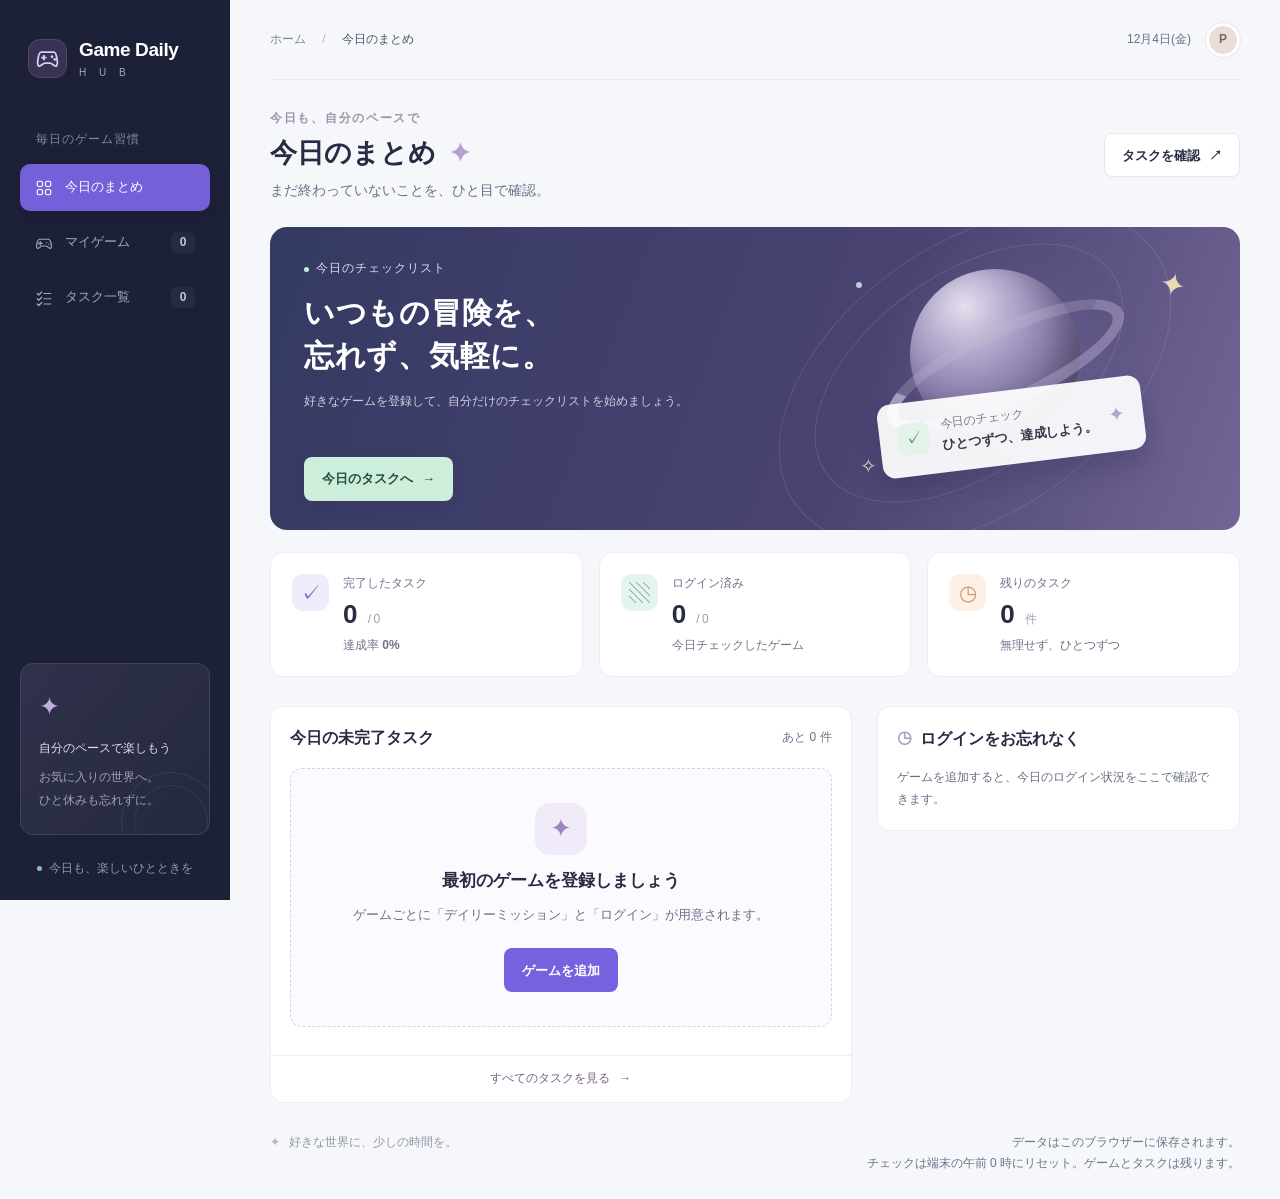
<file: index.html>
<!DOCTYPE html>
<html lang="ja">
<head>
  <meta charset="UTF-8">
  <meta name="viewport" content="width=device-width, initial-scale=1.0">
  <meta name="description" content="毎日のゲームのログインとタスクを、まとめてチェック。">
  <meta name="theme-color" content="#1c2036">
  <title>今日のまとめ · Game Daily Hub</title>
  <link rel="icon" href="assets/favicon.svg" type="image/svg+xml">
  <link rel="stylesheet" href="styles.css">
  <script src="store.js" defer></script>
  <script src="app.js" defer></script>
</head>
<body data-page="dashboard">
  <a class="skip-link" href="#main">メインコンテンツへ移動</a>
  <div class="app-shell">
    <aside class="sidebar" aria-label="メインナビゲーション">
      <a class="brand" href="index.html" aria-label="Game Daily Hub ホーム">
        <span class="brand-mark" aria-hidden="true"><svg viewBox="0 0 32 32" fill="none"><path d="M9 9h14c3 0 5 13 3 15-2 2-5-3-7-3h-6c-2 0-5 5-7 3S6 9 9 9Z" stroke="currentColor" stroke-width="2"/><path d="M12 12v6m-3-3h6" stroke="currentColor" stroke-width="2"/><circle cx="21" cy="14" r="1.5" fill="currentColor"/><circle cx="24" cy="17" r="1.5" fill="currentColor"/></svg></span>
        <span>Game Daily<span class="brand-sub">H U B</span></span>
      </a>
      <p class="nav-label">毎日のゲーム習慣</p>
      <nav class="main-nav" aria-label="ページ">
        <a class="nav-link active" aria-current="page" href="index.html"><svg viewBox="0 0 24 24" aria-hidden="true"><rect x="3" y="3" width="7" height="7" rx="2"/><rect x="14" y="3" width="7" height="7" rx="2"/><rect x="3" y="14" width="7" height="7" rx="2"/><rect x="14" y="14" width="7" height="7" rx="2"/></svg><span>今日のまとめ</span></a>
        <a class="nav-link" href="games.html"><svg viewBox="0 0 24 24" aria-hidden="true"><path d="M6 7h12c3 0 5 11 3 12s-5-3-6-3H9c-1 0-4 4-6 3S3 7 6 7Z"/><path d="M7 10v5m-2.5-2.5h5m6-1h.01m3 2h.01"/></svg><span>マイゲーム</span><span class="nav-count" data-game-count>0</span></a>
        <a class="nav-link" href="tasks.html"><svg viewBox="0 0 24 24" aria-hidden="true"><path d="m3 6 2 2 4-4m3 2h9M3 13l2 2 4-4m3 2h9M3 20l2 2 4-4m3 2h9"/></svg><span>タスク一覧</span><span class="nav-count" data-pending-count>0</span></a>
      </nav>
      <div class="sidebar-bottom">
        <div class="sidebar-message"><span class="sparkle" aria-hidden="true">✦</span><strong>自分のペースで楽しもう</strong><p>お気に入りの世界へ。<br>ひと休みも忘れずに。</p><span class="message-line" aria-hidden="true"></span></div>
        <div class="sidebar-status"><span aria-hidden="true"></span> 今日も、楽しいひとときを</div>
      </div>
    </aside>
    <main class="main-content" id="main">
      <header class="page-top"><p class="breadcrumb">ホーム <span>/</span> <strong>今日のまとめ</strong></p><div class="profile"><span id="current-date">今日</span><span class="avatar" aria-hidden="true">P</span></div></header>
      <div id="app-message" class="app-message" role="status" aria-live="polite"></div>
      <div id="storage-error" class="storage-error" role="alert" hidden></div>
      <noscript><p class="notice">ゲームの追加やタスクの記録には JavaScript が必要です。ブラウザーの設定で有効にしてください。</p></noscript>

      <div class="page-header"><div><p class="eyebrow">今日も、自分のペースで</p><h1>今日のまとめ <span class="heading-star" aria-hidden="true">✦</span></h1><p class="page-description">まだ終わっていないことを、ひと目で確認。</p></div><a class="button button-light" href="tasks.html">タスクを確認 <span aria-hidden="true">↗</span></a></div>
      <section class="hero" aria-labelledby="hero-title">
        <div class="hero-copy"><span class="hero-tag"><span aria-hidden="true"></span> 今日のチェックリスト</span><h2 id="hero-title">いつもの冒険を、<br>忘れず、気軽に。</h2><p id="hero-summary">ゲームを追加して、毎日のチェックを始めましょう。</p><a class="button button-mint" href="tasks.html">今日のタスクへ <span aria-hidden="true">→</span></a></div>
        <div class="hero-visual" aria-hidden="true"><div class="orbit orbit-one"></div><div class="orbit orbit-two"></div><span class="float-star star-one">✦</span><span class="float-star star-two">✧</span><span class="hero-dot"></span><div class="hero-planet"></div><div class="quest-ticket"><span class="ticket-check">✓</span><span>今日のチェック<strong>ひとつずつ、達成しよう。</strong></span><span class="ticket-star">✦</span></div></div>
      </section>
      <section class="stats-grid summary-grid" aria-label="今日の進捗">
        <article class="stat-card"><span class="stat-icon lavender" aria-hidden="true">✓</span><div><p>完了したタスク</p><div class="stat-value"><strong id="completed-count">0</strong> <span>/ <span id="task-count">0</span></span></div><span class="stat-note">達成率 <strong id="completion-rate">0%</strong></span></div></article>
        <article class="stat-card"><span class="stat-icon mint" aria-hidden="true">▧</span><div><p>ログイン済み</p><div class="stat-value"><strong id="logged-count">0</strong> <span>/ <span id="game-count">0</span></span></div><span class="stat-note">今日チェックしたゲーム</span></div></article>
        <article class="stat-card"><span class="stat-icon peach" aria-hidden="true">◷</span><div><p>残りのタスク</p><div class="stat-value"><strong id="remaining-count">0</strong> <span>件</span></div><span class="stat-note">無理せず、ひとつずつ</span></div></article>
      </section>
      <div class="dashboard-grid">
        <section class="panel quick-tasks" aria-labelledby="pending-heading">
          <div class="panel-heading"><h2 id="pending-heading">今日の未完了タスク</h2><span class="muted small-text">あと <span data-pending-count>0</span> 件</span></div>
          <div class="task-list" id="dashboard-tasks"></div>
          <a class="all-tasks-link" href="tasks.html">すべてのタスクを見る <span aria-hidden="true">→</span></a>
        </section>
        <aside class="panel reminder-panel" aria-labelledby="reminders-heading">
          <div class="panel-heading"><h2 id="reminders-heading"><span class="tiny-icon" aria-hidden="true">◷</span> ログインをお忘れなく</h2></div>
          <div id="login-reminders"></div>
        </aside>
      </div>
      <footer class="site-footer"><p><span aria-hidden="true">✦</span> 好きな世界に、少しの時間を。</p><p>データはこのブラウザーに保存されます。<br>チェックは端末の午前 0 時にリセット。ゲームとタスクは残ります。</p></footer>
    </main>
  </div>
</body>
</html>
</file>
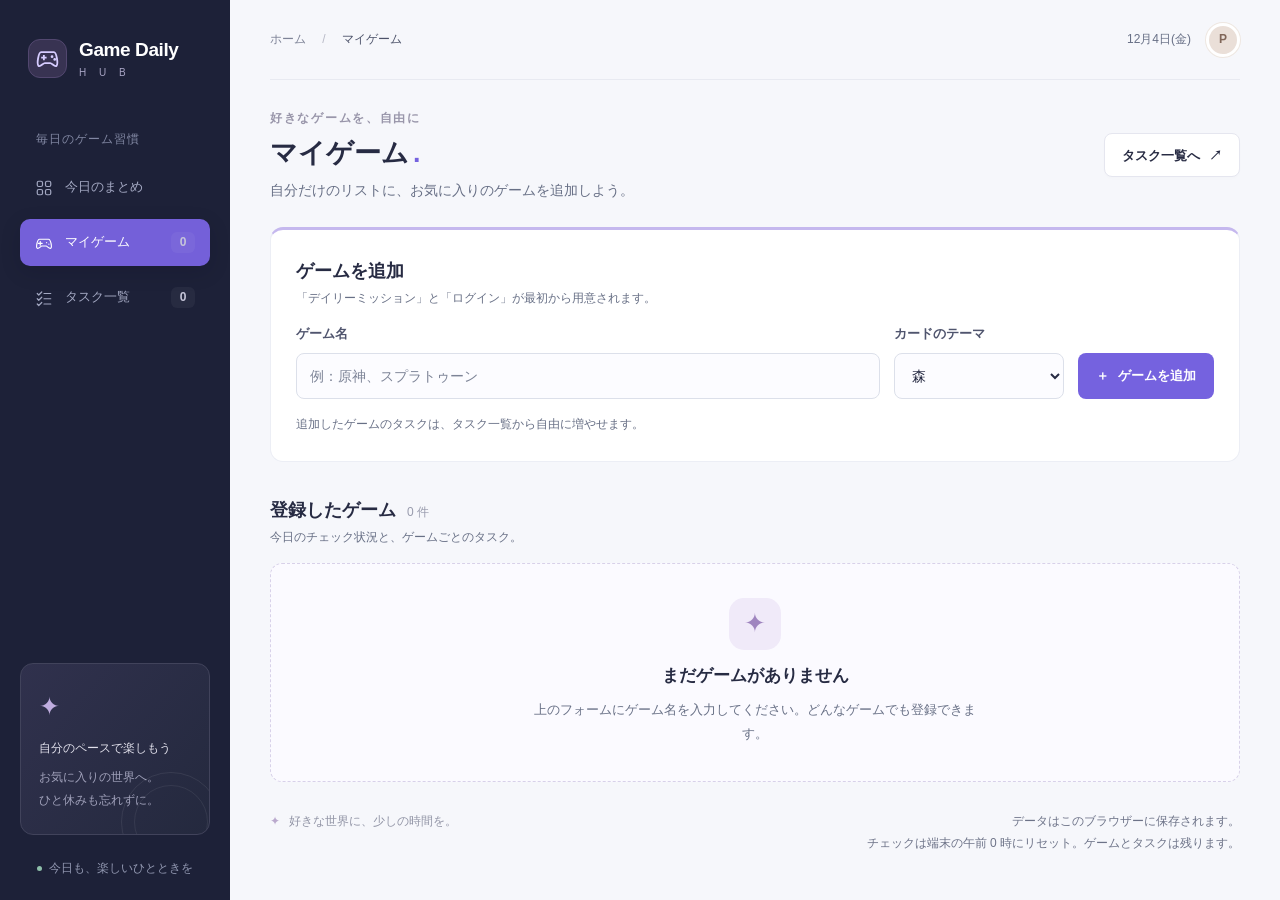
<file: games.html>
<!DOCTYPE html>
<html lang="ja">
<head>
  <meta charset="UTF-8">
  <meta name="viewport" content="width=device-width, initial-scale=1.0">
  <meta name="description" content="好きなゲームを追加して、自分だけの毎日のチェックリストを作ろう。">
  <meta name="theme-color" content="#1c2036">
  <title>マイゲーム · Game Daily Hub</title>
  <link rel="icon" href="assets/favicon.svg" type="image/svg+xml">
  <link rel="stylesheet" href="styles.css">
  <script src="store.js" defer></script>
  <script src="app.js" defer></script>
</head>
<body data-page="games">
  <a class="skip-link" href="#main">メインコンテンツへ移動</a>
  <div class="app-shell">
    <aside class="sidebar" aria-label="メインナビゲーション">
      <a class="brand" href="index.html" aria-label="Game Daily Hub ホーム">
        <span class="brand-mark" aria-hidden="true"><svg viewBox="0 0 32 32" fill="none"><path d="M9 9h14c3 0 5 13 3 15-2 2-5-3-7-3h-6c-2 0-5 5-7 3S6 9 9 9Z" stroke="currentColor" stroke-width="2"/><path d="M12 12v6m-3-3h6" stroke="currentColor" stroke-width="2"/><circle cx="21" cy="14" r="1.5" fill="currentColor"/><circle cx="24" cy="17" r="1.5" fill="currentColor"/></svg></span>
        <span>Game Daily<span class="brand-sub">H U B</span></span>
      </a>
      <p class="nav-label">毎日のゲーム習慣</p>
      <nav class="main-nav" aria-label="ページ">
        <a class="nav-link" href="index.html"><svg viewBox="0 0 24 24" aria-hidden="true"><rect x="3" y="3" width="7" height="7" rx="2"/><rect x="14" y="3" width="7" height="7" rx="2"/><rect x="3" y="14" width="7" height="7" rx="2"/><rect x="14" y="14" width="7" height="7" rx="2"/></svg><span>今日のまとめ</span></a>
        <a class="nav-link active" aria-current="page" href="games.html"><svg viewBox="0 0 24 24" aria-hidden="true"><path d="M6 7h12c3 0 5 11 3 12s-5-3-6-3H9c-1 0-4 4-6 3S3 7 6 7Z"/><path d="M7 10v5m-2.5-2.5h5m6-1h.01m3 2h.01"/></svg><span>マイゲーム</span><span class="nav-count" data-game-count>0</span></a>
        <a class="nav-link" href="tasks.html"><svg viewBox="0 0 24 24" aria-hidden="true"><path d="m3 6 2 2 4-4m3 2h9M3 13l2 2 4-4m3 2h9M3 20l2 2 4-4m3 2h9"/></svg><span>タスク一覧</span><span class="nav-count" data-pending-count>0</span></a>
      </nav>
      <div class="sidebar-bottom">
        <div class="sidebar-message"><span class="sparkle" aria-hidden="true">✦</span><strong>自分のペースで楽しもう</strong><p>お気に入りの世界へ。<br>ひと休みも忘れずに。</p><span class="message-line" aria-hidden="true"></span></div>
        <div class="sidebar-status"><span aria-hidden="true"></span> 今日も、楽しいひとときを</div>
      </div>
    </aside>
    <main class="main-content" id="main">
      <header class="page-top"><p class="breadcrumb">ホーム <span>/</span> <strong>マイゲーム</strong></p><div class="profile"><span id="current-date">今日</span><span class="avatar" aria-hidden="true">P</span></div></header>
      <div id="app-message" class="app-message" role="status" aria-live="polite"></div>
      <div id="storage-error" class="storage-error" role="alert" hidden></div>
      <noscript><p class="notice">ゲームの追加やタスクの記録には JavaScript が必要です。ブラウザーの設定で有効にしてください。</p></noscript>

      <div class="page-header"><div><p class="eyebrow">好きなゲームを、自由に</p><h1>マイゲーム<span class="heading-dot" aria-hidden="true">.</span></h1><p class="page-description">自分だけのリストに、お気に入りのゲームを追加しよう。</p></div><a class="button button-light" href="tasks.html">タスク一覧へ <span aria-hidden="true">↗</span></a></div>
      <section class="panel add-game-panel" aria-labelledby="add-game-heading">
        <div class="section-heading"><div><h2 id="add-game-heading">ゲームを追加</h2><p>「デイリーミッション」と「ログイン」が最初から用意されます。</p></div></div>
        <form id="add-game-form" class="form-stack">
          <div class="form-row">
            <div class="form-field"><label class="field-label" for="game-name">ゲーム名</label><input class="text-input" id="game-name" name="gameName" type="text" maxlength="80" placeholder="例：原神、スプラトゥーン" autocomplete="off" required></div>
            <div class="form-field theme-field"><label class="field-label" for="game-theme">カードのテーマ</label><select class="select-input" id="game-theme" name="theme"><option value="genshin">森</option><option value="starrail">宇宙</option><option value="zzz">街</option><option value="wuwa">海</option></select></div>
            <button class="button button-primary" type="submit"><span aria-hidden="true">＋</span> ゲームを追加</button>
          </div>
          <p class="inline-note">追加したゲームのタスクは、タスク一覧から自由に増やせます。</p>
        </form>
      </section>
      <section aria-labelledby="collection-heading">
        <div class="section-heading"><div><h2 id="collection-heading">登録したゲーム <span class="section-count"><span data-game-count>0</span> 件</span></h2><p>今日のチェック状況と、ゲームごとのタスク。</p></div></div>
        <div class="game-grid collection-grid" id="games-list"></div>
      </section>
      <footer class="site-footer"><p><span aria-hidden="true">✦</span> 好きな世界に、少しの時間を。</p><p>データはこのブラウザーに保存されます。<br>チェックは端末の午前 0 時にリセット。ゲームとタスクは残ります。</p></footer>
    </main>
  </div>
</body>
</html>
</file>
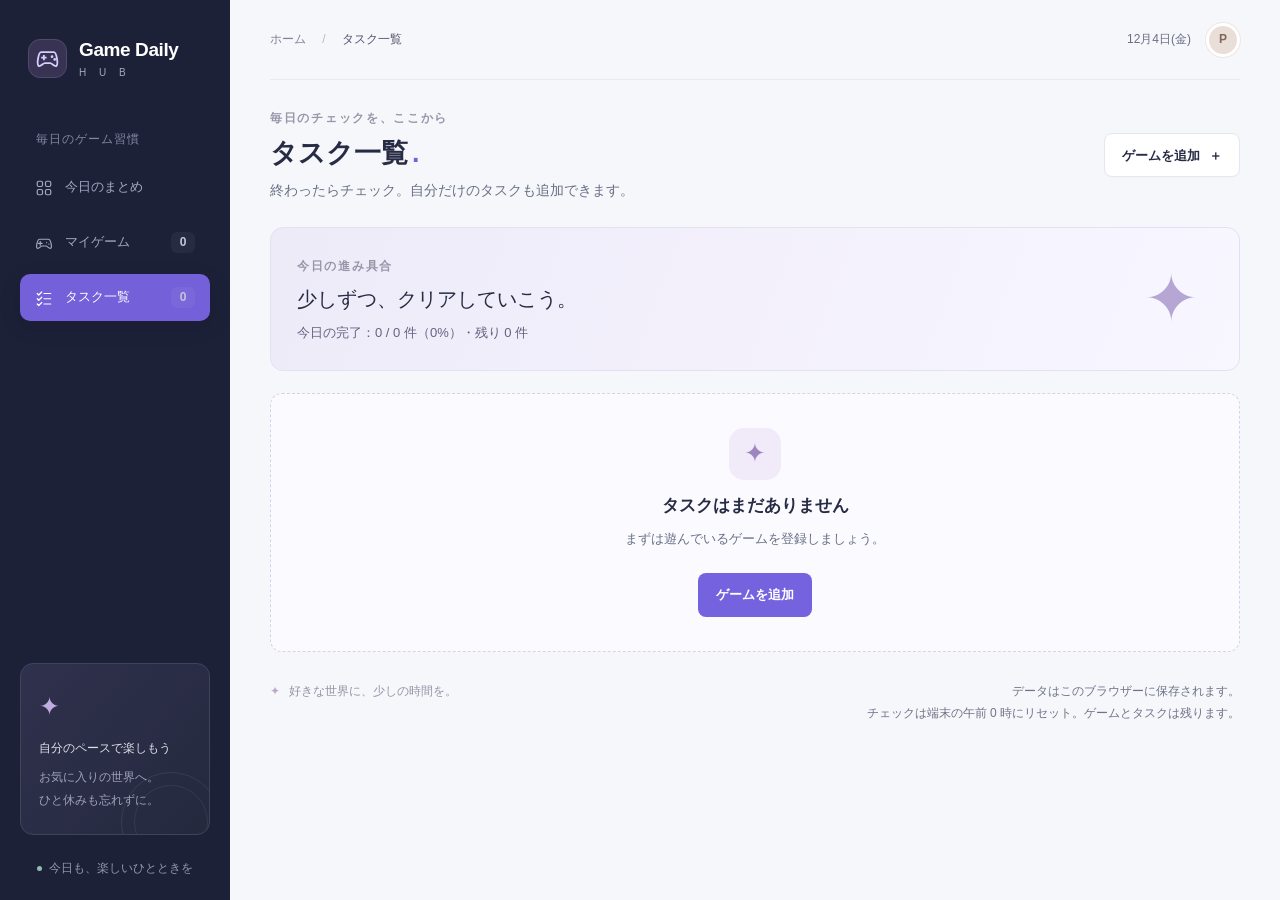
<file: tasks.html>
<!DOCTYPE html>
<html lang="ja">
<head>
  <meta charset="UTF-8">
  <meta name="viewport" content="width=device-width, initial-scale=1.0">
  <meta name="description" content="デイリーミッション、ログイン、自分で追加したタスクをゲームごとに管理。">
  <meta name="theme-color" content="#1c2036">
  <title>タスク一覧 · Game Daily Hub</title>
  <link rel="icon" href="assets/favicon.svg" type="image/svg+xml">
  <link rel="stylesheet" href="styles.css">
  <script src="store.js" defer></script>
  <script src="app.js" defer></script>
</head>
<body data-page="tasks">
  <a class="skip-link" href="#main">メインコンテンツへ移動</a>
  <div class="app-shell">
    <aside class="sidebar" aria-label="メインナビゲーション">
      <a class="brand" href="index.html" aria-label="Game Daily Hub ホーム">
        <span class="brand-mark" aria-hidden="true"><svg viewBox="0 0 32 32" fill="none"><path d="M9 9h14c3 0 5 13 3 15-2 2-5-3-7-3h-6c-2 0-5 5-7 3S6 9 9 9Z" stroke="currentColor" stroke-width="2"/><path d="M12 12v6m-3-3h6" stroke="currentColor" stroke-width="2"/><circle cx="21" cy="14" r="1.5" fill="currentColor"/><circle cx="24" cy="17" r="1.5" fill="currentColor"/></svg></span>
        <span>Game Daily<span class="brand-sub">H U B</span></span>
      </a>
      <p class="nav-label">毎日のゲーム習慣</p>
      <nav class="main-nav" aria-label="ページ">
        <a class="nav-link" href="index.html"><svg viewBox="0 0 24 24" aria-hidden="true"><rect x="3" y="3" width="7" height="7" rx="2"/><rect x="14" y="3" width="7" height="7" rx="2"/><rect x="3" y="14" width="7" height="7" rx="2"/><rect x="14" y="14" width="7" height="7" rx="2"/></svg><span>今日のまとめ</span></a>
        <a class="nav-link" href="games.html"><svg viewBox="0 0 24 24" aria-hidden="true"><path d="M6 7h12c3 0 5 11 3 12s-5-3-6-3H9c-1 0-4 4-6 3S3 7 6 7Z"/><path d="M7 10v5m-2.5-2.5h5m6-1h.01m3 2h.01"/></svg><span>マイゲーム</span><span class="nav-count" data-game-count>0</span></a>
        <a class="nav-link active" aria-current="page" href="tasks.html"><svg viewBox="0 0 24 24" aria-hidden="true"><path d="m3 6 2 2 4-4m3 2h9M3 13l2 2 4-4m3 2h9M3 20l2 2 4-4m3 2h9"/></svg><span>タスク一覧</span><span class="nav-count" data-pending-count>0</span></a>
      </nav>
      <div class="sidebar-bottom">
        <div class="sidebar-message"><span class="sparkle" aria-hidden="true">✦</span><strong>自分のペースで楽しもう</strong><p>お気に入りの世界へ。<br>ひと休みも忘れずに。</p><span class="message-line" aria-hidden="true"></span></div>
        <div class="sidebar-status"><span aria-hidden="true"></span> 今日も、楽しいひとときを</div>
      </div>
    </aside>
    <main class="main-content" id="main">
      <header class="page-top"><p class="breadcrumb">ホーム <span>/</span> <strong>タスク一覧</strong></p><div class="profile"><span id="current-date">今日</span><span class="avatar" aria-hidden="true">P</span></div></header>
      <div id="app-message" class="app-message" role="status" aria-live="polite"></div>
      <div id="storage-error" class="storage-error" role="alert" hidden></div>
      <noscript><p class="notice">ゲームの追加やタスクの記録には JavaScript が必要です。ブラウザーの設定で有効にしてください。</p></noscript>

      <div class="page-header"><div><p class="eyebrow">毎日のチェックを、ここから</p><h1>タスク一覧<span class="heading-dot" aria-hidden="true">.</span></h1><p class="page-description">終わったらチェック。自分だけのタスクも追加できます。</p></div><a class="button button-light" href="games.html">ゲームを追加 <span aria-hidden="true">＋</span></a></div>
      <section class="panel task-overview" aria-labelledby="tasks-overview-heading">
        <div><span class="eyebrow">今日の進み具合</span><h2 id="tasks-overview-heading">少しずつ、クリアしていこう。</h2><p id="tasks-summary">ゲームを追加すると、ここにタスクが表示されます。</p></div><span class="overview-star" aria-hidden="true">✦</span>
      </section>
      <nav class="task-jump-links" id="task-jump-links" aria-label="ゲームのタスクへ移動"></nav>
      <div class="task-page-grid" id="tasks-list"></div>
      <footer class="site-footer"><p><span aria-hidden="true">✦</span> 好きな世界に、少しの時間を。</p><p>データはこのブラウザーに保存されます。<br>チェックは端末の午前 0 時にリセット。ゲームとタスクは残ります。</p></footer>
    </main>
  </div>
</body>
</html>
</file>
<file: styles.css>
/* 共通の色とレイアウト。追加パッケージは不要です。 */
:root {
  --bg: #f6f7fb;
  --surface: #fff;
  --sidebar: #1d2138;
  --text: #272b43;
  --muted: #687086;
  --line: #eceef5;
  --accent: #7562df;
  --accent-dark: #5c48c8;
  --accent-light: #f0edff;
  --green: #36856e;
  --radius: 17px;
}
* { box-sizing: border-box; }
html { scroll-behavior: smooth; scroll-padding-top: 24px; }
body { margin: 0; color: var(--text); background: var(--bg); font-family: -apple-system, BlinkMacSystemFont, "Segoe UI", "Hiragino Kaku Gothic ProN", "Yu Gothic", "Meiryo", sans-serif; font-size: 14px; line-height: 1.6; -webkit-font-smoothing: antialiased; }
a { color: inherit; text-decoration: none; }
button, input { font: inherit; }
img, svg { display: block; max-width: 100%; }
h1, h2, h3, p { margin: 0; }
h1, h2, h3 { line-height: 1.45; }
a, input, button { -webkit-tap-highlight-color: transparent; }
a:focus-visible, input:focus-visible, button:focus-visible, summary:focus-visible { outline: 3px solid #ad92ff; outline-offset: 5px; }
::selection { background: #e0d9ff; }
.skip-link { position: fixed; z-index: 20; left: 12px; top: -70px; padding: 10px 18px; color: white; background: var(--accent-dark); border-radius: 8px; }
.skip-link:focus { top: 12px; }
.app-shell { min-height: 100vh; }
.sidebar { width: 230px; position: fixed; inset: 0 auto 0 0; display: flex; flex-direction: column; padding: 38px 20px 22px; background: var(--sidebar); color: #a3a8c2; z-index: 5; overflow-y: auto; }
.brand { display: flex; align-items: center; gap: 12px; color: #fff; margin: 0 8px 51px; font-size: 19px; font-weight: 750; line-height: 1.25; letter-spacing: -.4px; }
.brand-mark { flex-shrink: 0; width: 39px; height: 39px; padding: 4px; color: #d6ccff; background: #383352; border: 1px solid #52476f; border-radius: 12px; }
.brand-sub { display: block; margin-top: 5px; color: #a8a4c4; font-size: 9px; font-weight: 500; letter-spacing: 5px; }
.nav-label { font-size: 10px; letter-spacing: 2px; margin: 0 16px 15px; color: #8187a2; }
.main-nav { display: flex; flex-direction: column; gap: 8px; }
.nav-link { display: flex; align-items: center; gap: 12px; padding: 13px 15px; border-radius: 10px; font-size: 13px; font-weight: 550; transition: background .2s, color .2s; }
.nav-link svg { width: 18px; height: 18px; fill: none; stroke: currentColor; stroke-width: 1.6; stroke-linecap: round; stroke-linejoin: round; flex-shrink: 0; }
.nav-link:hover { color: #fff; background: #2a2d47; }
.nav-link.active { background: #7460d9; color: #fff; box-shadow: 0 6px 20px #0d092326; }
.nav-count { margin-left: auto; min-width: 21px; height: 21px; line-height: 21px; text-align: center; font-size: 10px; border-radius: 6px; background: #ffffff0c; color: #c6c6d9; }
.sidebar-bottom { margin-top: auto; padding-top: 70px; }
.sidebar-message { position: relative; overflow: hidden; padding: 22px 18px; border: 1px solid #41435b; border-radius: 13px; background: linear-gradient(130deg, #30314d, #24293e); }
.sparkle { display: block; font-size: 25px; color: #bfaddf; margin-bottom: 10px; }
.sidebar-message strong { color: #e1e0eb; font-size: 12px; font-weight: 550; }
.sidebar-message p { font-size: 11px; margin-top: 8px; line-height: 1.9; color: #a0a1ba; }
.message-line { position: absolute; right: -12px; bottom: -38px; width: 100px; height: 100px; border: 1px solid #ffffff14; border-radius: 50%; }
.message-line::after { content: ""; position: absolute; inset: 12px; border: 1px solid #ffffff12; border-radius: 50%; }
.sidebar-status { display: flex; align-items: center; justify-content: center; gap: 7px; margin-top: 24px; font-size: 10px; color: #9197b0; }
.sidebar-status > span { width: 5px; height: 5px; border-radius: 50%; background: #8ebfaa; }
.main-content { margin-left: 230px; padding: 0 40px; max-width: 1700px; }
.page-top { min-height: 80px; border-bottom: 1px solid #e8eaf1; display: flex; align-items: center; justify-content: space-between; gap: 20px; }
.breadcrumb { font-size: 11px; color: #7e8397; }
.breadcrumb span { color: #b8bac7; padding: 0 13px; }
.breadcrumb strong { font-weight: 500; color: #4c5269; }
.profile { display: flex; align-items: center; gap: 15px; }
.demo-label { border: 1px solid #e4e2ee; border-radius: 6px; padding: 4px 8px; font-size: 10px; color: #7c758e; }
.avatar { display: grid; place-items: center; width: 34px; height: 34px; font-weight: 700; font-size: 12px; border: 3px solid white; border-radius: 50%; background: #eadfd8; color: #806658; box-shadow: 0 0 0 1px #eee7e1; }
.page-header { display: flex; align-items: center; justify-content: space-between; gap: 20px; padding: 29px 0 25px; }
.eyebrow { color: #9996aa; font-size: 9px; font-weight: 600; letter-spacing: 1.7px; }
.page-header h1 { font-size: clamp(22px, 2.1vw, 30px); font-weight: 750; margin: 6px 0; letter-spacing: -.7px; }
.heading-star { font-size: 26px; color: #b6a0d0; padding-left: 6px; }
.page-description { font-size: 12px; color: var(--muted); }
.button { display: inline-flex; align-items: center; justify-content: center; gap: 23px; padding: 11px 17px; border: 1px solid transparent; border-radius: 8px; font-size: 12px; font-weight: 600; line-height: 1.5; white-space: nowrap; transition: background .2s, transform .2s; }
.button:hover { transform: translateY(-2px); }
.button-light { background: white; border-color: #e5e6ef; box-shadow: 0 2px 3px #15172f03; }
.button-light:hover { background: var(--accent-light); border-color: #d5cdef; }
.button-mint { background: #ceeedc; color: #244c41; box-shadow: 0 4px 16px #12282b1c; }
.button-mint:hover { background: #e2f9ec; }
.hero { display: flex; position: relative; isolation: isolate; overflow: hidden; border-radius: var(--radius); min-height: 261px; color: white; background: linear-gradient(110deg, #343a62 0%, #494372 60%, #736696 100%); }
.hero::before { content: ""; position: absolute; inset: 0; z-index: -1; background-image: radial-gradient(#ffffff30 .6px, transparent .6px); background-size: 24px 24px; opacity: .2; }
.hero-copy { position: relative; z-index: 2; padding: 29px 34px; width: 60%; }
.hero-tag { display: inline-flex; align-items: center; gap: 7px; font-size: 8px; letter-spacing: 1.5px; color: #e1daef; }
.hero-tag > span { width: 5px; height: 5px; background: #c4edda; border-radius: 50%; }
.hero h2 { margin-top: 12px; font-size: clamp(25px, 2.35vw, 32px); font-weight: 650; letter-spacing: .7px; line-height: 1.45; }
.hero-copy p { font-size: 11px; color: #d2cee3; line-height: 1.9; margin: 12px 0 21px; }
.hero-copy p strong { color: #e8e6f1; font-weight: 650; }
.hero-visual { position: absolute; right: 2%; top: 0; bottom: 0; width: 40%; }
.hero-planet { position: absolute; height: 170px; width: 170px; border-radius: 50%; left: 20%; top: 42px; background: radial-gradient(circle at 32% 22%, #e4dfec 0, #b5abcf 25%, #887ba9 53%, #605779 76%); box-shadow: inset -15px -12px 30px #40375966, 5px 12px 55px #a49acb26; }
.hero-planet::after { content: ""; position: absolute; left: -34px; top: 56px; width: 235px; height: 57px; border: 12px solid #a9a0c488; border-top-color: #c8bed844; border-left-color: #e1d8eb99; border-radius: 50%; transform: rotate(-25deg); }
.orbit { border: 1px solid #e8d9ff21; border-radius: 50%; position: absolute; width: 350px; height: 200px; left: -10%; top: 46px; transform: rotate(-35deg); }
.orbit-two { width: 440px; height: 270px; top: 16px; left: -20%; }
.float-star { position: absolute; color: #e9d7b6; }
.star-one { font-size: 32px; top: 33px; right: 9%; transform: rotate(15deg); }
.star-two { font-size: 20px; left: 7%; bottom: 48px; }
.hero-dot { position: absolute; left: 6%; top: 55px; height: 6px; width: 6px; border-radius: 50%; background: #c3c9dc; }
.quest-ticket { position: absolute; display: flex; align-items: center; gap: 12px; bottom: 66px; left: 12%; min-width: 231px; padding: 16px 18px; border-radius: 13px; background: #ffffffed; color: #807891; font-size: 8px; letter-spacing: 1px; box-shadow: 0 16px 24px #1d183533; transform: rotate(-7deg); }
.ticket-check { width: 32px; height: 32px; display: grid; place-items: center; color: #4b8e76; background: #e3f3ea; border-radius: 9px; font-size: 17px; }
.quest-ticket strong { display: block; font-size: 13px; color: #383549; margin-top: 2px; letter-spacing: 1px; }
.ticket-star { margin-left: auto; color: #b6a4d4; font-size: 20px; }
.hero-coordinate { position: absolute; right: 4%; bottom: 25px; font-size: 6px; letter-spacing: 2px; color: #e0d9ed88; }
.stats-grid { display: grid; grid-template-columns: 1.15fr 1fr 1fr; gap: 16px; margin: 22px 0 29px; }
.stat-card { display: flex; align-items: flex-start; gap: 14px; position: relative; background: white; padding: 21px; border-radius: 13px; border: 1px solid var(--line); }
.stat-icon { width: 37px; height: 37px; display: grid; place-items: center; flex-shrink: 0; border-radius: 11px; font-size: 21px; }
.lavender { background: #efecfc; color: #826fcd; }
.mint { background: #e6f4ee; color: #65a590; }
.peach { background: #fff0e6; color: #cc986e; }
.stat-card p { font-size: 11px; color: #6c738c; }
.stat-value { font-size: 26px; line-height: 1.45; font-weight: 700; letter-spacing: -.5px; margin: 3px 0 2px; }
.stat-value > span { font-size: 12px; color: #9a9eb0; font-weight: 450; padding-left: 4px; }
.stat-note, .stat-link { color: #8c90a3; font-size: 9px; }
.stat-link { color: #a87b55; }
.stat-link:hover { text-decoration: underline; }
.mini-ring { width: 48px; height: 48px; border-radius: 50%; background: conic-gradient(#8c77dc 42%, #eeebf8 0); margin: 13px 0 0 auto; padding: 4px; flex-shrink: 0; }
.mini-ring > span { display: flex; align-items: center; justify-content: center; width: 100%; height: 100%; border-radius: 50%; background: white; color: #7562bf; font-size: 12px; font-weight: 650; }
.mini-ring small { font-size: 7px; }
.dashboard-grid { display: grid; grid-template-columns: minmax(0, 1.95fr) minmax(255px, 1fr); gap: 25px; align-items: start; }
.main-column, .side-column { min-width: 0; }
.section-heading { display: flex; justify-content: space-between; align-items: center; gap: 12px; margin-bottom: 16px; }
.section-heading h2 { font-size: 18px; font-weight: 700; margin-top: 3px; }
.section-count { color: #979aac; font-size: 12px; font-weight: 400; margin-left: 6px; }
.text-link { color: #7c719d; font-size: 11px; }
.text-link:hover { color: var(--accent-dark); }
.text-link > span { margin-left: 8px; }
.game-grid { display: grid; grid-template-columns: repeat(2, minmax(0, 1fr)); gap: 18px; }
.game-card { overflow: hidden; background: white; border: 1px solid #e8eaf3; border-radius: 13px; transition: box-shadow .2s, transform .2s; }
.game-card:hover { transform: translateY(-3px); box-shadow: 0 9px 25px #27213f0a; }
.game-cover { position: relative; overflow: hidden; height: 110px; background: #425764; }
.game-cover img { width: 100%; height: 100%; object-fit: cover; }
.cover-caption { position: absolute; bottom: 14px; left: 18px; color: #ffffffe0; font-size: 7px; font-weight: 500; letter-spacing: 2px; }
.badge { display: inline-flex; align-items: center; justify-content: center; font-size: 9px; font-weight: 550; line-height: 1.5; padding: 4px 8px; border-radius: 5px; white-space: nowrap; background: #f0edfa; color: #817099; }
.game-cover > .badge { position: absolute; right: 12px; top: 12px; font-size: 8px; }
.badge-dark { background: #17273180; color: #fff; backdrop-filter: blur(8px); }
.badge-success { background: #e5f4eb; color: #427c66; }
.badge-warning { background: #fff2d8; color: #926a2c; }
.game-body { padding: 16px 18px 14px; }
.game-heading { display: flex; align-items: center; gap: 10px; }
.game-heading h3 { font-size: 13px; font-weight: 700; }
.game-heading p { color: #a0a3b1; font-size: 7px; letter-spacing: .7px; margin-top: 3px; }
.game-icon, .small-game-icon { width: 33px; height: 33px; border-radius: 9px; display: grid; place-items: center; font-size: 24px; flex-shrink: 0; }
.icon-genshin { background: #f4eddf; color: #ad9055; }
.icon-starrail { background: #ebe8f8; color: #8c78b5; }
.icon-zzz { background: #fcf0e6; color: #bf8a5a; }
.icon-wuwa { background: #e3efed; color: #4f8c82; }
.card-arrow { display: grid; place-items: center; align-self: flex-start; margin-left: auto; color: #9498a9; width: 28px; height: 28px; border-radius: 8px; font-size: 15px; }
.card-arrow:hover { color: var(--accent); background: var(--accent-light); }
.game-progress { display: flex; align-items: center; justify-content: space-between; margin: 19px 0 7px; font-size: 9px; color: #83899c; }
.game-progress strong { color: #5d637b; font-size: 11px; }
.game-progress strong span { color: #a0a4b3; font-weight: 400; }
.progress-track { height: 5px; border-radius: 20px; background: #edeef6; overflow: hidden; }
.progress-track > span { display: block; height: 100%; border-radius: inherit; background: #9985e2; }
.progress-success > span { background: #8abca6; }
.game-footer { display: flex; align-items: center; justify-content: space-between; flex-wrap: wrap; gap: 5px; margin-top: 13px; font-size: 8px; color: #9599ab; }
.game-footer > span { display: flex; align-items: center; gap: 5px; }
.game-footer a { color: #8a7baf; }
.game-footer a:hover { text-decoration: underline; }
.status-dot { display: inline-block; width: 4px; height: 4px; flex-shrink: 0; border-radius: 50%; background: #b1b3c1; vertical-align: middle; }
.status-dot.purple { background: #a08ad2; }
.status-dot.gold { background: #bdad77; }
.status-dot.orange { background: #d6a276; }
.status-dot.teal, .text-success .status-dot { background: #7baa98; }
.text-success { color: var(--green); }
.side-column { display: flex; flex-direction: column; gap: 18px; padding-top: 4px; }
.panel { border: 1px solid var(--line); background: white; border-radius: 13px; padding: 19px; }
.panel-heading { display: flex; align-items: center; justify-content: space-between; gap: 10px; margin-bottom: 15px; }
.panel-heading h2 { display: flex; align-items: center; gap: 8px; font-size: 13px; }
.tiny-icon { font-size: 17px; color: #aca2c1; }
.notification-dot { background: #dba079; width: 5px; height: 5px; border-radius: 50%; }
.reminder-box { display: flex; align-items: flex-start; gap: 10px; padding: 13px 10px; border: 1px solid #f3e9da; border-radius: 8px; background: #fdf9f1; }
.reminder-icon { width: 16px; height: 16px; display: grid; place-items: center; border: 1px solid #c8ad75; border-radius: 50%; font-size: 10px; color: #b29357; flex-shrink: 0; margin-top: 2px; }
.reminder-box strong { font-size: 10px; font-weight: 650; color: #8e7850; }
.reminder-box p { font-size: 9px; color: #aa9a80; margin-top: 3px; }
.reminder-link { display: flex; align-items: center; gap: 9px; margin-top: 15px; font-size: 11px; }
.small-game-icon { width: 27px; height: 27px; font-size: 18px; border-radius: 7px; }
.reminder-link small { display: block; font-size: 8px; font-weight: 400; color: #a0a4b5; }
.reminder-link > span:last-child { margin-left: auto; color: #a3a3b4; }
.reminder-link:hover > span:last-child { color: var(--accent); }
.muted { color: var(--muted); }
.small-text { font-size: 9px; }
.quick-tasks .panel-heading { margin-bottom: 4px; }
.task-list { display: flex; flex-direction: column; }
.task-row { display: flex; align-items: center; gap: 11px; padding: 14px 0; cursor: pointer; border-bottom: 1px solid #f0f1f6; }
.task-row:last-child { border-bottom: 0; }
.task-row input { appearance: none; display: grid; place-items: center; width: 16px; height: 16px; margin: 0; border: 1.4px solid #d7dbe7; border-radius: 5px; background: white; flex-shrink: 0; cursor: pointer; }
.task-row input::before { content: ""; width: 7px; height: 4px; border-bottom: 1.5px solid white; border-left: 1.5px solid white; transform: translateY(-1px) rotate(-45deg) scale(0); }
.task-row input:checked { border-color: #9b8bce; background: #9b8bce; }
.task-row input:checked::before { transform: translateY(-1px) rotate(-45deg) scale(1); }
.task-row input:checked ~ .task-content strong { color: #9b9dac; text-decoration: line-through; }
.task-row:hover input:not(:checked) { border-color: var(--accent); }
.task-content { display: flex; flex-direction: column; gap: 4px; min-width: 0; }
.task-content strong { font-size: 11px; font-weight: 550; }
.task-content small { display: flex; align-items: center; gap: 4px; color: #999caf; font-size: 8px; }
.task-game { margin-left: auto; font-size: 10px; color: var(--muted); }
.all-tasks-link { display: flex; align-items: center; justify-content: center; gap: 9px; margin: 10px -19px -19px; padding: 13px; font-size: 10px; color: #9282b5; border-top: 1px solid var(--line); }
.all-tasks-link:hover { background: #f9f7ff; }

.site-footer { display: flex; align-items: center; justify-content: space-between; gap: 15px; color: #a4a8b7; padding: 29px 0 24px; font-size: 9px; }
.site-footer p:first-child { color: #9295a6; }
.site-footer p:first-child span { color: #baa9cd; padding-right: 6px; }

/* ゲームとタスクのページ */
.notice, .preview-note, .info-banner { padding: 14px 18px; margin-bottom: 24px; border: 1px solid #e8e3f3; background: #f1eef9; color: #847499; border-radius: 10px; font-size: 12px; }
.collection-grid { grid-template-columns: repeat(2, minmax(0, 1fr)); }
.collection-grid .game-cover { height: 170px; }
.task-panel { margin-bottom: 20px; scroll-margin-top: 24px; }
.task-panel .panel-heading { border-bottom: 1px solid var(--line); padding-bottom: 18px; }
.task-panel .task-row { padding: 18px 2px; }
.task-panel .task-content strong { font-size: 13px; }
.task-panel .task-content small { font-size: 11px; }

.button-primary { color: white; background: var(--accent); }
.button-primary:hover { background: var(--accent-dark); }
.button-secondary { background: white; border-color: #e5e6ef; }
.button-secondary:hover { background: var(--accent-light); }
.heading-dot { color: var(--accent); padding-left: 4px; }
.page-header > div > p:last-child { font-size: 12px; color: var(--muted); }
.section-heading > div > p { margin-top: 5px; font-size: 12px; color: var(--muted); }
.section-hint { font-size: 10px; padding: 5px 10px; border-radius: 6px; background: #ecebf4; color: #8e839e; white-space: nowrap; }
.collection-summary { display: flex; align-items: center; gap: 33px; margin-bottom: 29px; padding: 22px 26px; }
.collection-summary > div { display: flex; align-items: center; gap: 12px; font-size: 12px; color: var(--muted); }
.summary-number { font-size: 27px; font-weight: 650; letter-spacing: -.7px; color: #73648e; }
.collection-summary > p { margin-left: auto; font-size: 11px; color: #9892a4; }
.collection-grid .game-body { padding: 23px; }
.game-name { display: flex; align-items: center; gap: 12px; min-width: 0; }
.game-name .game-icon { font-size: 17px; }
.game-heading > .badge { margin-left: auto; }
.game-description { font-size: 12px; color: var(--muted); margin: 17px 0 6px; line-height: 1.9; }
.collection-grid .game-heading h3 { font-size: 16px; }
.collection-grid .game-progress { font-size: 11px; }
.collection-grid .game-footer { font-size: 11px; }
.status-dot.pending { background: #bcad8f; }
.status-dot.complete { background: #7bad99; }
.collection-grid + .preview-note, section + .preview-note { margin-top: 22px; }
.task-overview { display: flex; align-items: center; justify-content: space-between; padding: 26px; background: linear-gradient(110deg, #eeebf9, #f8f6ff); border-color: #e5dff3; }
.task-overview h2 { font-size: 20px; font-weight: 500; margin: 9px 0; }
.task-overview h2 > strong { color: var(--accent); font-size: 27px; padding: 0 3px; }
.task-overview p { font-size: 12px; color: #9790a6; }
.task-overview-progress { width: 25%; text-align: right; }
.task-overview-progress > strong { font-size: 34px; color: #8070af; line-height: 1; }
.task-overview-progress > strong > span { font-size: 16px; margin-left: 3px; }
.task-overview-progress .progress-track { margin-top: 15px; background: #dfd7f0; }
.task-jump-links { display: flex; gap: 10px; margin-bottom: 24px; flex-wrap: wrap; }
.task-jump-links > a { display: flex; align-items: center; gap: 23px; border: 1px solid #e4e3ed; border-radius: 8px; padding: 9px 15px; background: white; font-size: 12px; transition: background .2s; }
.task-jump-links > a:hover { background: var(--accent-light); }
.task-jump-links > a > span { color: #a398b8; font-size: 10px; }
.task-page-grid { display: grid; grid-template-columns: repeat(2, minmax(0, 1fr)); gap: 20px; }
.task-page-grid .task-panel { margin-bottom: 0; padding: 23px; }
.game-name p { margin-top: 4px; font-size: 10px; color: #9a9cb0; }
.task-tag { margin-left: auto; color: #9891a9; background: #f6f4fa; padding: 3px 7px; border-radius: 4px; font-size: 9px; white-space: nowrap; }
.task-panel-footer { display: flex; justify-content: space-between; padding-top: 19px; margin-top: 7px; border-top: 1px solid var(--line); font-size: 10px; color: #aaa5b5; }
.task-panel-footer a { color: #8a7baf; }
.task-panel-footer a:hover { text-decoration: underline; }

.notice-icon { display: grid; place-items: center; width: 23px; height: 23px; border: 1px solid #a89cba; border-radius: 50%; font-family: Georgia, serif; color: #988aaa; flex-shrink: 0; }

/* 完了は色だけでなく、取り消し線でも表示します。 */
.task-content small, .game-name p, .game-progress, .game-footer,
.stat-note, .task-panel-footer, .task-tag, .game-heading p,
.reminder-link small,
.site-footer p, .small-text { color: #6d7388; }
.task-row input:checked ~ .task-content strong { color: #686d80; }
.preview-note { color: #6e647f; }
.task-panel-footer a, .game-footer a, .all-tasks-link { color: #77618d; }
.reminder-box p { color: #89754f; }

@media (min-width: 1700px) { .main-content { margin-right: auto; } }
@media (max-width: 1250px) {
  .sidebar { width: 210px; padding-right: 15px; padding-left: 15px; }
  .main-content { margin-left: 210px; padding: 0 27px; }
  .stat-card { padding: 17px 14px; gap: 10px; }
  .stat-icon { width: 32px; height: 32px; border-radius: 9px; }
  .stat-note { font-size: 8px; }
  .mini-ring { width: 40px; height: 40px; }
  .dashboard-grid { gap: 20px; grid-template-columns: minmax(0, 1.7fr) minmax(250px, 1fr); }
  .game-body { padding: 14px; }
  .game-grid { gap: 14px; }
  .game-heading h3 { font-size: 12px; }
  .game-heading { gap: 8px; }
}
@media (max-width: 1080px) {
  .collection-summary { gap: 20px; flex-wrap: wrap; }
  .collection-summary > p { flex-basis: 100%; margin-left: 0; }
  .task-page-grid { grid-template-columns: 1fr; }
  .sidebar { width: 190px; }
  .main-content { margin-left: 190px; padding: 0 24px; }
  .brand { font-size: 16px; margin-left: 3px; margin-right: 0; gap: 9px; }
  .brand-mark { width: 34px; height: 34px; }
  .dashboard-grid { grid-template-columns: 1fr; }
  .side-column { display: grid; grid-template-columns: repeat(2, minmax(0, 1fr)); align-items: start; }

  .hero-visual { right: 0; width: 42%; transform: scale(.85); transform-origin: center right; }
  .hero-copy { width: 68%; }
  .stats-grid { gap: 10px; }
  .stat-card { gap: 9px; }
  .stat-icon { display: none; }
  .game-cover { height: 145px; }
  .site-footer { align-items: flex-start; }
  .site-footer p:last-child { text-align: right; }
}
@media (max-width: 760px) {
  .sidebar { position: static; width: 100%; padding: 19px 20px 12px; overflow: visible; }
  .brand { margin: 0 0 20px; font-size: 17px; }
  .brand-sub { display: inline; font-size: 9px; padding-left: 9px; letter-spacing: 3px; }
  .brand-mark { width: 32px; height: 32px; }
  .nav-label, .sidebar-bottom { display: none; }
  .main-nav { flex-direction: row; gap: 5px; }
  .nav-link { padding: 10px 9px; gap: 7px; font-size: 11px; flex: 1; justify-content: center; }
  .nav-link svg { width: 15px; height: 15px; }
  .nav-count { display: none; }
  .main-content { margin-left: 0; padding: 0 20px; }
  .page-top { min-height: 64px; }
  .page-header { padding: 22px 0; }
  .page-header h1 { font-size: 24px; }
  .page-header > .button { padding: 9px 11px; font-size: 10px; gap: 8px; }
  .page-description { font-size: 11px; }
  .hero-copy { padding: 26px; }
  .hero h2 { font-size: 28px; }
  .hero-visual { transform: scale(.8); }
  .stat-icon { display: grid; }
  .mini-ring { display: none; }
  .stat-value { font-size: 24px; }
  .stat-card { padding: 17px 12px; }
  .stat-note, .stat-link { font-size: 8px; }
  .stats-grid { margin: 17px 0 25px; }
  .site-footer { flex-direction: column; gap: 6px; align-items: center; text-align: center; }
  .site-footer p:last-child { text-align: center; }
}
@media (max-width: 540px) {
  .collection-summary { justify-content: space-between; gap: 15px; padding: 20px; }
  .collection-summary > div { flex-direction: column; align-items: flex-start; gap: 3px; font-size: 10px; }
  .collection-summary > p { font-size: 10px; }
  .collection-grid .game-body { padding: 19px; }
  .collection-grid .game-heading h3 { font-size: 14px; }
  .task-overview { padding: 21px; gap: 16px; }
  .task-overview h2 { font-size: 16px; }
  .task-overview p { font-size: 10px; }
  .task-overview-progress { width: 65px; flex-shrink: 0; }
  .task-overview-progress > strong { font-size: 29px; }
  .task-page-grid .task-panel { padding: 19px; }
  .task-jump-links { gap: 7px; }
  .task-jump-links > a { gap: 12px; padding: 8px 11px; font-size: 11px; }
  .task-panel .task-content small { font-size: 10px; }
  .preview-note { font-size: 10px; }

  .sidebar { padding: 16px 13px 10px; }
  .brand { margin-left: 5px; margin-bottom: 17px; }
  .nav-link { gap: 6px; padding: 10px 5px; font-size: 10px; border-radius: 7px; }
  .nav-link svg { width: 13px; height: 13px; }
  .main-content { padding: 0 17px; }
  .page-header { flex-direction: column; align-items: flex-start; gap: 15px; }
  .page-header h1 { font-size: 23px; letter-spacing: -.6px; }
  .heading-star { font-size: 22px; padding-left: 1px; }
  .page-header > .button { align-self: flex-start; }
  .hero { min-height: 306px; }
  .hero-copy { width: 100%; padding: 25px 22px; }
  .hero h2 { font-size: 27px; }
  .hero-copy p { font-size: 10px; max-width: 235px; }
  .hero-visual { opacity: .5; width: 200px; height: 200px; top: auto; bottom: -12px; right: -58px; transform: scale(.7); transform-origin: bottom right; z-index: -1; }
  .quest-ticket { display: none; }
  .hero-coordinate { display: none; }
  .stats-grid { gap: 7px; grid-template-columns: 1fr 1fr 1fr; }
  .stat-card { display: block; padding: 13px 11px; }
  .stat-icon { height: 28px; width: 28px; margin-bottom: 11px; font-size: 16px; }
  .stat-card p { font-size: 9px; }
  .stat-value { font-size: 24px; white-space: nowrap; }
  .stat-value > span { font-size: 9px; padding-left: 0; }
  .stat-note, .stat-link { display: block; font-size: 8px; line-height: 1.6; }
  .game-grid, .collection-grid { grid-template-columns: 1fr; gap: 17px; }
  .game-cover { height: 140px; }
  .game-body { padding: 19px; }
  .game-heading h3 { font-size: 15px; }
  .game-heading p { font-size: 8px; }
  .game-heading { gap: 11px; }
  .game-icon { height: 37px; width: 37px; }
  .game-progress { font-size: 11px; }
  .game-footer { font-size: 10px; }
  .side-column { grid-template-columns: 1fr; }
  .panel-heading h2 { font-size: 14px; }
  .task-content strong { font-size: 12px; }
  .task-content small { font-size: 10px; }
  .reminder-box strong { font-size: 12px; }
  .reminder-box p { font-size: 11px; }
  .reminder-link { font-size: 13px; }
  .reminder-link small { font-size: 10px; }

}
@media (max-width: 360px) {
  .nav-link svg { display: none; }
  .nav-link > span { white-space: nowrap; }
}
@media (prefers-reduced-motion: reduce) {
  html { scroll-behavior: auto; }
  *, *::before, *::after { transition-duration: .01ms !important; animation-duration: .01ms !important; }
}

/* 入力フォームと、ユーザーが作るゲーム・タスクの一覧 */
[hidden] { display: none !important; }
button, input, select { font: inherit; }
button { cursor: pointer; }
button:disabled, input:disabled { cursor: not-allowed; opacity: .55; }
select:focus-visible { outline: 3px solid #ad92ff; outline-offset: 4px; }
.sr-only { position: absolute; width: 1px; height: 1px; padding: 0; margin: -1px; overflow: hidden; clip: rect(0, 0, 0, 0); white-space: nowrap; border: 0; }
.main-content, .panel, .game-card, .form-field, .stat-card, .stat-card > div { min-width: 0; }
.nav-label, .nav-count, .sidebar-message p, .sidebar-message strong, .sidebar-status,
.breadcrumb, .profile, .eyebrow, .hero-tag, .hero-copy p, .quest-ticket,
.stat-card p, .stat-note, .stat-link, .text-link, .badge, .game-cover > .badge,
.game-progress, .game-progress strong, .game-footer, .reminder-link small,
.small-text, .task-content small, .all-tasks-link, .site-footer,
.task-tag, .game-name p, .task-panel-footer, .task-jump-links > a > span { font-size: 12px; }
.brand-sub { font-size: 10px; }
.nav-label { letter-spacing: 1px; }
.nav-count { min-width: 24px; }
.page-header h1 { letter-spacing: 0; }
.page-description, .page-header > div > p:last-child { font-size: 14px; }
.page-top { flex-wrap: wrap; gap: 8px 16px; padding: 15px 0; }
.profile { color: var(--muted); }
#current-date { white-space: nowrap; }
.button { gap: 9px; min-height: 44px; font-size: 13px; }
.button-danger { min-height: 36px; padding: 7px 10px; border-color: #ecdde1; background: #fff; color: #9b4860; font-size: 12px; }
.button-danger:hover { background: #fff0f3; border-color: #dcafbc; }
.game-actions { display: flex; justify-content: space-between; align-items: center; flex-wrap: wrap; gap: 14px; padding-top: 18px; margin-top: 17px; border-top: 1px solid var(--line); }
.game-name > div { min-width: 0; }
.game-name h2, .game-name h3 { overflow-wrap: anywhere; font-size: 18px; }
.collection-grid .game-heading h3 { font-size: 18px; }
.game-progress, .collection-grid .game-progress, .collection-grid .game-footer { font-size: 13px; }
.game-progress strong { font-size: 14px; }
.add-game-panel { padding: 25px; margin-bottom: 32px; border-top: 3px solid #c5b8ee; }
.form-stack { display: flex; flex-direction: column; gap: 14px; }
.form-row { display: flex; align-items: flex-end; gap: 14px; }
.form-field { flex: 1; }
.field-label { display: block; color: #50556e; font-size: 13px; font-weight: 650; margin-bottom: 8px; }
.text-input, .select-input { display: block; width: 100%; min-width: 0; min-height: 46px; padding: 11px 13px; border: 1px solid #dce0ea; border-radius: 8px; background: #fcfcff; color: var(--text); }
.text-input::placeholder { color: #7d8497; opacity: 1; }
.text-input:hover, .select-input:hover { border-color: #b3a3d6; }
.theme-field { flex: 0 1 170px; }
.form-row > button { min-height: 46px; flex-shrink: 0; }
.inline-note { font-size: 12px; line-height: 1.9; color: var(--muted); overflow-wrap: anywhere; }
.task-item { display: flex; gap: 12px; align-items: center; border-bottom: 1px solid #eceef5; min-width: 0; }
.task-item:last-child { border-bottom: 0; }
.task-item .task-row { min-width: 0; flex: 1; border: 0; padding: 17px 0; min-height: 58px; }
.task-item .task-row input { width: 21px; height: 21px; }
.task-item .task-row input::before { width: 9px; height: 5px; }
.task-content strong { font-size: 14px; overflow-wrap: anywhere; }
.task-content small, .task-panel .task-content small { font-size: 12px; overflow-wrap: anywhere; }
.task-item .button-danger { flex-shrink: 0; }
.task-tag { flex-shrink: 0; margin-left: 0; }
.custom-task-form { display: flex; align-items: flex-end; gap: 10px; padding-top: 21px; margin-top: 6px; border-top: 1px solid var(--line); }
.custom-task-form .text-input { font-size: 14px; }
.custom-task-form .button { flex-shrink: 0; min-height: 46px; }
.empty-state { grid-column: 1 / -1; width: 100%; text-align: center; background: #fbfaff; border: 1px dashed #d8d1e9; border-radius: 12px; padding: 34px 24px; overflow-wrap: anywhere; }
.empty-state-mark { display: inline-grid; place-items: center; width: 52px; height: 52px; border-radius: 15px; background: #f0eaf9; color: #9f85bf; font-size: 26px; margin-bottom: 14px; }
.empty-state h3 { font-size: 17px; font-weight: 650; }
.empty-state p { max-width: 450px; margin: 9px auto 0; color: var(--muted); font-size: 13px; line-height: 1.9; }
.empty-state .button { margin-top: 21px; }
.quick-tasks .empty-state { margin: 15px 0 18px; }
.panel-heading { flex-wrap: wrap; }
.panel-heading h2 { font-size: 16px; }
.panel-heading .game-name { flex: 1; }
.panel-heading .badge { flex-shrink: 0; }
.task-page-grid { align-items: start; }
.task-overview { margin-bottom: 22px; gap: 22px; }
.task-overview p { font-size: 13px; color: #686080; }
.overview-star { font-size: 65px; line-height: 1; color: #b5a6d3; padding-right: 15px; }
.task-jump-links > a { max-width: 100%; min-height: 42px; overflow-wrap: anywhere; }
.task-jump-links > a > span { flex-shrink: 0; }
.task-jump-links:empty { margin-bottom: 0; }
.reminder-link { padding: 10px 0; margin-top: 0; font-size: 14px; min-height: 60px; }
.reminder-link + .reminder-link { border-top: 1px solid var(--line); }
.reminder-link > span:nth-child(2) { min-width: 0; overflow-wrap: anywhere; }
.reminder-link .small-game-icon { width: 34px; height: 34px; }
.summary-grid { grid-template-columns: repeat(3, minmax(0, 1fr)); }
.stat-value > strong { font-weight: 700; }
.stat-note { display: block; }
.hero-copy { width: 65%; }
.hero-copy p { max-width: 420px; min-height: 46px; }
.quest-ticket { min-width: 240px; letter-spacing: 0; }
.quest-ticket strong { font-size: 13px; letter-spacing: 0; }
.hero-tag { letter-spacing: 1px; }
.dashboard-grid { grid-template-columns: minmax(0, 1.6fr) minmax(260px, 1fr); }
.app-message:not(:empty), .storage-error { margin-top: 18px; padding: 13px 17px; border-radius: 9px; font-size: 13px; overflow-wrap: anywhere; }
.app-message:not(:empty) { background: #e9f5ee; border: 1px solid #cce5d6; color: #2a6750; }
.storage-error { background: #fff0f2; border: 1px solid #eec5cf; color: #933750; }
.site-footer { align-items: flex-start; line-height: 1.8; }
.site-footer p:last-child { text-align: right; }

@media (max-width: 1080px) {
  .form-row { flex-wrap: wrap; }
  .form-row > .form-field:first-child { flex-basis: 100%; }
  .theme-field { flex: 1; }
  .dashboard-grid { grid-template-columns: 1fr; }
  .hero-copy { width: 70%; }
  .stat-note { font-size: 12px; }
}
@media (max-width: 760px) {
  .nav-link { font-size: 12px; }
  .page-header > .button { font-size: 13px; padding: 10px 14px; }
  .hero-copy { width: 75%; }
  .stat-card { display: block; }
  .stat-icon { margin-bottom: 12px; }
  .stat-note, .stat-link { font-size: 12px; }
  .collection-grid { grid-template-columns: 1fr; }
  .site-footer { align-items: center; }
  .site-footer p:last-child { text-align: center; }
}
@media (max-width: 540px) {
  .main-content { padding: 0 16px; }
  .nav-link { font-size: 12px; gap: 5px; }
  .nav-link svg { display: none; }
  .page-top { padding: 13px 0; }
  .breadcrumb { font-size: 12px; }
  .breadcrumb span { padding: 0 6px; }
  .profile { gap: 9px; }
  .avatar { display: none; }
  .page-header { padding: 24px 0; }
  .page-header h1 { font-size: 25px; }
  .page-header > div > p:last-child { font-size: 13px; }
  .hero { min-height: 296px; }
  .hero-copy { width: 100%; padding: 25px 22px; }
  .hero-copy p { font-size: 13px; max-width: 100%; }
  .hero h2 { font-size: 27px; }
  .hero-visual { opacity: .23; }
  .summary-grid { grid-template-columns: 1fr; gap: 10px; }
  .stat-card { display: flex; padding: 17px; gap: 14px; }
  .stat-icon { display: grid; margin-bottom: 0; width: 37px; height: 37px; }
  .stat-card p, .stat-note { font-size: 12px; }
  .stat-value { font-size: 27px; }
  .stat-value > span { font-size: 14px; }
  .panel-heading h2 { font-size: 15px; }
  .panel, .add-game-panel, .task-page-grid .task-panel { padding: 19px; }
  .form-row { gap: 15px; }
  .theme-field { flex-basis: 100%; }
  .form-row > button { width: 100%; }
  .text-input, .select-input, .custom-task-form .text-input { font-size: 16px; }
  .task-content strong, .task-panel .task-content strong { font-size: 14px; }
  .task-content small, .task-panel .task-content small { font-size: 12px; }
  .task-item { gap: 8px; }
  .task-item .task-row { gap: 9px; }
  .task-tag { padding: 3px 5px; }
  .custom-task-form { gap: 8px; }
  .custom-task-form .button { padding: 11px 13px; }
  .overview-star { display: none; }
  .task-overview h2 { font-size: 18px; }
  .task-overview p, .task-jump-links > a { font-size: 13px; }
  .empty-state { padding: 27px 18px; }
  .empty-state h3 { font-size: 16px; }
  .reminder-link small { font-size: 12px; }
  .small-text { font-size: 12px; }
}
</file>
